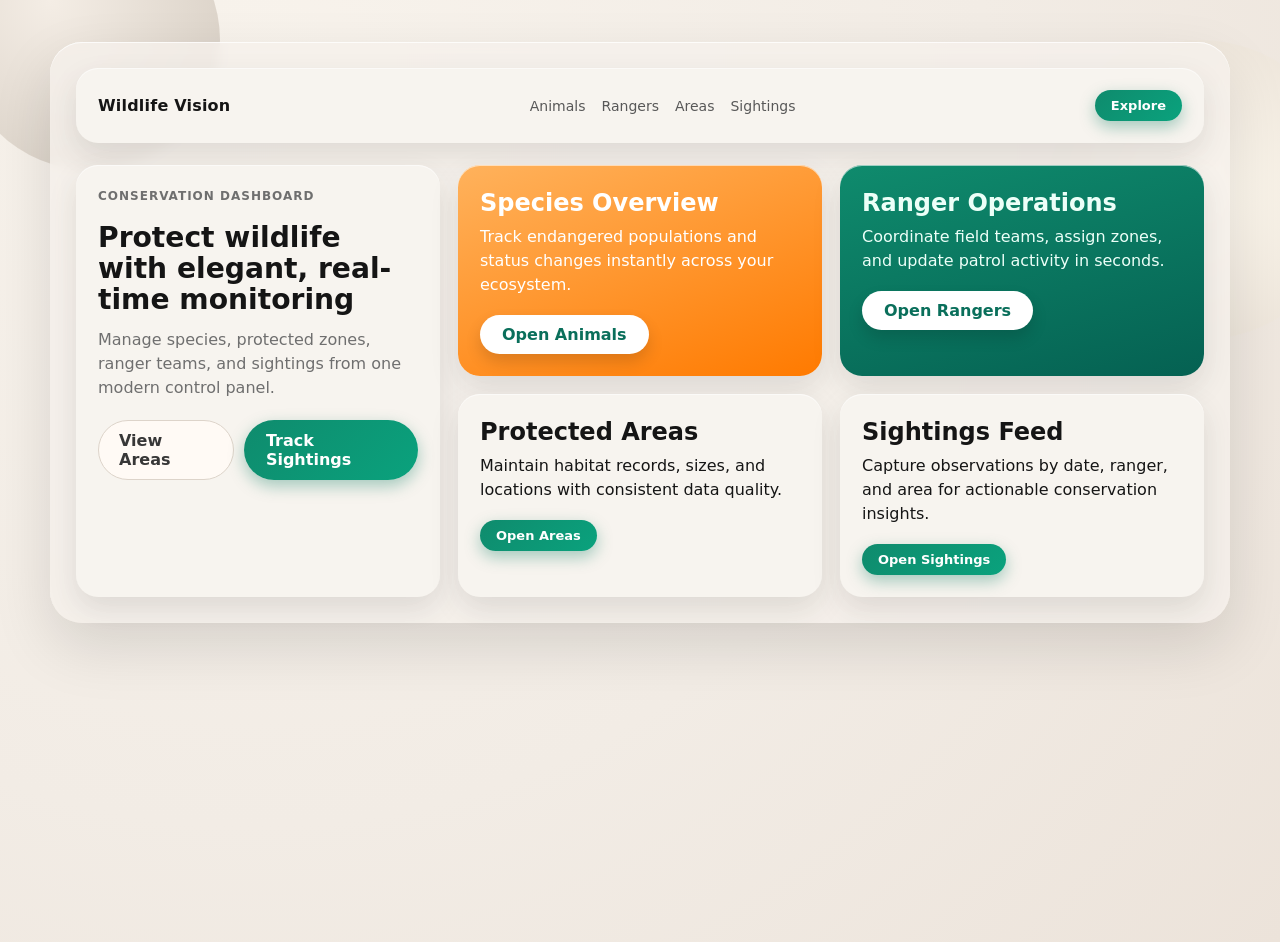
<file: public/index.html>
<!DOCTYPE html>
<html>
<head>
    <title>Wildlife Conservation System</title>
    <link rel="stylesheet" href="style.css">
</head>
<body class="landing-body">
<div class="orb orb-a"></div>
<div class="orb orb-b"></div>

<main class="board">
    <header class="top-nav card">
        <div class="brand">Wildlife Vision</div>
        <nav>
            <a href="animals.html">Animals</a>
            <a href="rangers.html">Rangers</a>
            <a href="areas.html">Areas</a>
            <a href="sightings.html">Sightings</a>
        </nav>
        <a class="btn-pill small" href="animals.html">Explore</a>
    </header>

    <section class="hero-grid">
        <article class="card hero-intro">
            <p class="eyebrow">Conservation Dashboard</p>
            <h1>Protect wildlife with elegant, real-time monitoring</h1>
            <p>
                Manage species, protected zones, ranger teams, and sightings from one modern control panel.
            </p>
            <div class="hero-actions">
                <a class="btn-ghost" href="areas.html">View Areas</a>
                <a class="btn-pill" href="sightings.html">Track Sightings</a>
            </div>
        </article>

        <article class="card orange">
            <h2>Species Overview</h2>
            <p>Track endangered populations and status changes instantly across your ecosystem.</p>
            <a class="btn-pill light" href="animals.html">Open Animals</a>
        </article>

        <article class="card green">
            <h2>Ranger Operations</h2>
            <p>Coordinate field teams, assign zones, and update patrol activity in seconds.</p>
            <a class="btn-pill light" href="rangers.html">Open Rangers</a>
        </article>

        <article class="card">
            <h2>Protected Areas</h2>
            <p>Maintain habitat records, sizes, and locations with consistent data quality.</p>
            <a class="btn-pill small" href="areas.html">Open Areas</a>
        </article>

        <article class="card">
            <h2>Sightings Feed</h2>
            <p>Capture observations by date, ranger, and area for actionable conservation insights.</p>
            <a class="btn-pill small" href="sightings.html">Open Sightings</a>
        </article>
    </section>
</main>
</body>
</html>
</file>
<file: public/style.css>
:root{
  --bg: #f2ece5;
  --surface: #f7f4ef;
  --surface-strong: #ffffff;
  --text: #151515;
  --muted: #6f6f6f;
  --green1:#0f8b6d;
  --green2:#056152;
  --orange1:#ffb25c;
  --orange2:#ff7a00;
  --r-xl: 28px;
  --r-lg: 22px;
  --r-md: 16px;
}

*{
  box-sizing: border-box;
}

body{
  margin: 0;
  font-family: Inter, system-ui, -apple-system, Segoe UI, Roboto, sans-serif;
  background: radial-gradient(circle at 20% 10%, #f8f3ec 0%, var(--bg) 55%, #ece3da 100%);
  color: var(--text);
  min-height: 100vh;
}

a{
  color: inherit;
  text-decoration: none;
}

.board{
  max-width: 1180px;
  width: min(1180px, calc(100% - 32px));
  margin: 42px auto;
  padding: 26px;
  border-radius: 32px;
  background: #f5f1ebcc;
  backdrop-filter: blur(6px);
  box-shadow: 0 24px 60px rgba(0,0,0,.12), inset 0 1px 0 rgba(255,255,255,.75);
}

.card{
  background: var(--surface);
  border-radius: var(--r-lg);
  padding: 22px;
  box-shadow: 0 12px 30px rgba(0,0,0,.10), inset 0 1px 0 rgba(255,255,255,.6);
}

.card.orange{
  background: linear-gradient(160deg, var(--orange1), var(--orange2));
  color: #fff;
}

.card.green{
  background: linear-gradient(165deg, var(--green1), var(--green2));
  color: #ecfff8;
}

.btn-pill{
  display: inline-flex;
  align-items: center;
  justify-content: center;
  border: 0;
  border-radius: 999px;
  padding: 10px 22px;
  background: linear-gradient(135deg, var(--green1), #0aa27d);
  color: #fff;
  font-weight: 600;
  box-shadow: 0 6px 16px rgba(7,120,94,.35);
  cursor: pointer;
  transition: transform .2s ease, box-shadow .2s ease, filter .2s ease;
}

.btn-pill.small{
  padding: 8px 16px;
  font-size: 13px;
}

.btn-pill.light{
  background: #fff;
  color: #0a6f5b;
  box-shadow: 0 8px 16px rgba(0,0,0,.14);
}

.btn-ghost{
  display: inline-flex;
  align-items: center;
  justify-content: center;
  padding: 10px 20px;
  border-radius: 999px;
  border: 1px solid #ddd4ca;
  color: #373737;
  background: #fffaf5;
  font-weight: 600;
  transition: transform .2s ease, box-shadow .2s ease, background-color .2s ease;
}

.landing-body{
  position: relative;
  overflow-x: hidden;
}

.orb{
  position: fixed;
  border-radius: 999px;
  filter: blur(0.5px);
  z-index: -1;
}

.orb-a{
  width: 260px;
  height: 260px;
  top: -90px;
  left: -40px;
  background: radial-gradient(circle at 35% 35%, #f4ede5, #d4cbc0);
}

.orb-b{
  width: 300px;
  height: 300px;
  right: -70px;
  top: 40px;
  background: radial-gradient(circle at 50% 50%, #fffaf0, #e8dfd4);
}

.top-nav{
  display: flex;
  align-items: center;
  justify-content: space-between;
  margin-bottom: 22px;
  gap: 14px;
}

.top-nav nav{
  display: flex;
  flex-wrap: wrap;
  gap: 16px;
  color: #585858;
  font-size: 14px;
}

.top-nav nav a:hover{
  color: #1b1b1b;
}

.brand{
  font-weight: 700;
  letter-spacing: .2px;
}

.hero-grid{
  display: grid;
  grid-template-columns: repeat(3, minmax(220px, 1fr));
  gap: 18px;
}

.hero-intro{
  grid-row: span 2;
}

.hero-intro h1{
  margin: 10px 0 12px;
  font-size: clamp(1.7rem, 2.2vw, 2.5rem);
  line-height: 1.1;
}

.hero-intro p{
  color: var(--muted);
  line-height: 1.6;
}

.hero-actions{
  margin-top: 20px;
  display: flex;
  gap: 10px;
}

.eyebrow{
  margin: 0;
  font-size: 12px;
  text-transform: uppercase;
  letter-spacing: 1px;
  color: #8a8278;
  font-weight: 600;
}

.hero-grid .card h2{
  margin-top: 2px;
  margin-bottom: 8px;
}

.hero-grid .card p{
  margin-top: 0;
  margin-bottom: 18px;
  line-height: 1.5;
}

.container{
  max-width: 1080px;
  width: min(1080px, calc(100% - 32px));
  margin: 32px auto;
  padding: 26px;
  border-radius: var(--r-xl);
  background: #f5f1ebcc;
  box-shadow: 0 24px 60px rgba(0,0,0,.10), inset 0 1px 0 rgba(255,255,255,.75);
}

.navbar{
  max-width: 1080px;
  width: min(1080px, calc(100% - 32px));
  margin: 24px auto 0;
  padding: 14px 20px;
  border-radius: 999px;
  background: var(--surface-strong);
  box-shadow: 0 12px 26px rgba(0,0,0,.08);
  display: flex;
  align-items: center;
  gap: 14px;
  flex-wrap: wrap;
}

.navbar a{
  padding: 9px 14px;
  border-radius: 999px;
  color: #474747;
  font-weight: 600;
  transition: transform .2s ease, background-color .2s ease, box-shadow .2s ease;
}

.navbar a:hover{
  background: #efe9e2;
  transform: translateY(-1px);
  box-shadow: 0 6px 12px rgba(0,0,0,.08);
}

h1, h2, h3{
  margin-top: 0;
}

input, select, button{
  font: inherit;
}

input, select{
  width: min(280px, 100%);
  padding: 11px 14px;
  border-radius: 13px;
  border: 1px solid #ddd4ca;
  background: #fffdfb;
  margin: 6px 8px 6px 0;
}

button{
  border: 0;
  border-radius: 999px;
  padding: 10px 18px;
  background: linear-gradient(135deg, var(--green1), #0aa27d);
  color: #fff;
  font-weight: 600;
  box-shadow: 0 6px 16px rgba(7,120,94,.35);
  cursor: pointer;
  transition: transform .2s ease, box-shadow .2s ease, filter .2s ease;
}

.btn-pill:hover,
button:hover{
  transform: translateY(-2px);
  filter: brightness(1.05);
  box-shadow: 0 10px 22px rgba(7,120,94,.35);
}

.btn-pill.light:hover{
  filter: brightness(0.98);
  box-shadow: 0 10px 20px rgba(0,0,0,.18);
}

.btn-ghost:hover{
  transform: translateY(-2px);
  background: #fff;
  box-shadow: 0 10px 20px rgba(0,0,0,.12);
}

table{
  width: 100%;
  border-collapse: collapse;
  overflow: hidden;
  border-radius: 14px;
  background: #fff;
  box-shadow: 0 10px 25px rgba(0,0,0,.08);
}

th, td{
  text-align: left;
  padding: 12px;
  border-bottom: 1px solid #efe6dc;
}

th{
  background: #faf6f0;
}

@media (max-width: 1100px){
  .hero-grid{
    grid-template-columns: repeat(2, minmax(220px, 1fr));
  }

  .hero-intro{
    grid-column: span 2;
    grid-row: auto;
  }
}

@media (max-width: 940px){
  .hero-grid{
    grid-template-columns: 1fr;
  }

  .hero-intro{
    grid-column: auto;
    grid-row: auto;
  }

  .top-nav{
    align-items: flex-start;
    flex-direction: column;
  }

  .top-nav nav{
    width: 100%;
    gap: 10px;
  }

  .navbar{
    position: fixed;
    top: 10px;
    left: 10px;
    bottom: 10px;
    width: 220px;
    margin: 0;
    padding: 12px;
    border-radius: 24px;
    flex-direction: column;
    align-items: stretch;
    justify-content: flex-start;
    gap: 8px;
    overflow-y: auto;
    z-index: 20;
  }

  .navbar a{
    width: 100%;
    text-align: left;
    background: #f7f3ed;
  }

  .container{
    width: calc(100% - 260px);
    max-width: none;
    margin: 24px 14px 24px 246px;
  }
}

@media (max-width: 640px){
  .board, .container{
    width: calc(100% - 20px);
    margin: 10px auto;
    padding: 18px;
  }

  .navbar{
    width: 190px;
    padding: 10px;
  }

  .top-nav{
    flex-wrap: wrap;
  }

  .top-nav .btn-pill.small{
    width: 100%;
  }

  .hero-actions{
    flex-direction: column;
  }

  .hero-actions a{
    width: 100%;
  }

  .container{
    width: calc(100% - 220px);
    margin: 10px 10px 10px 210px;
  }

  input, select, button{
    width: 100%;
    max-width: 100%;
    margin-right: 0;
  }

  button{
    margin-top: 8px;
  }

  table{
    display: block;
    overflow-x: auto;
    white-space: nowrap;
    border-radius: 12px;
  }
}
</file>
